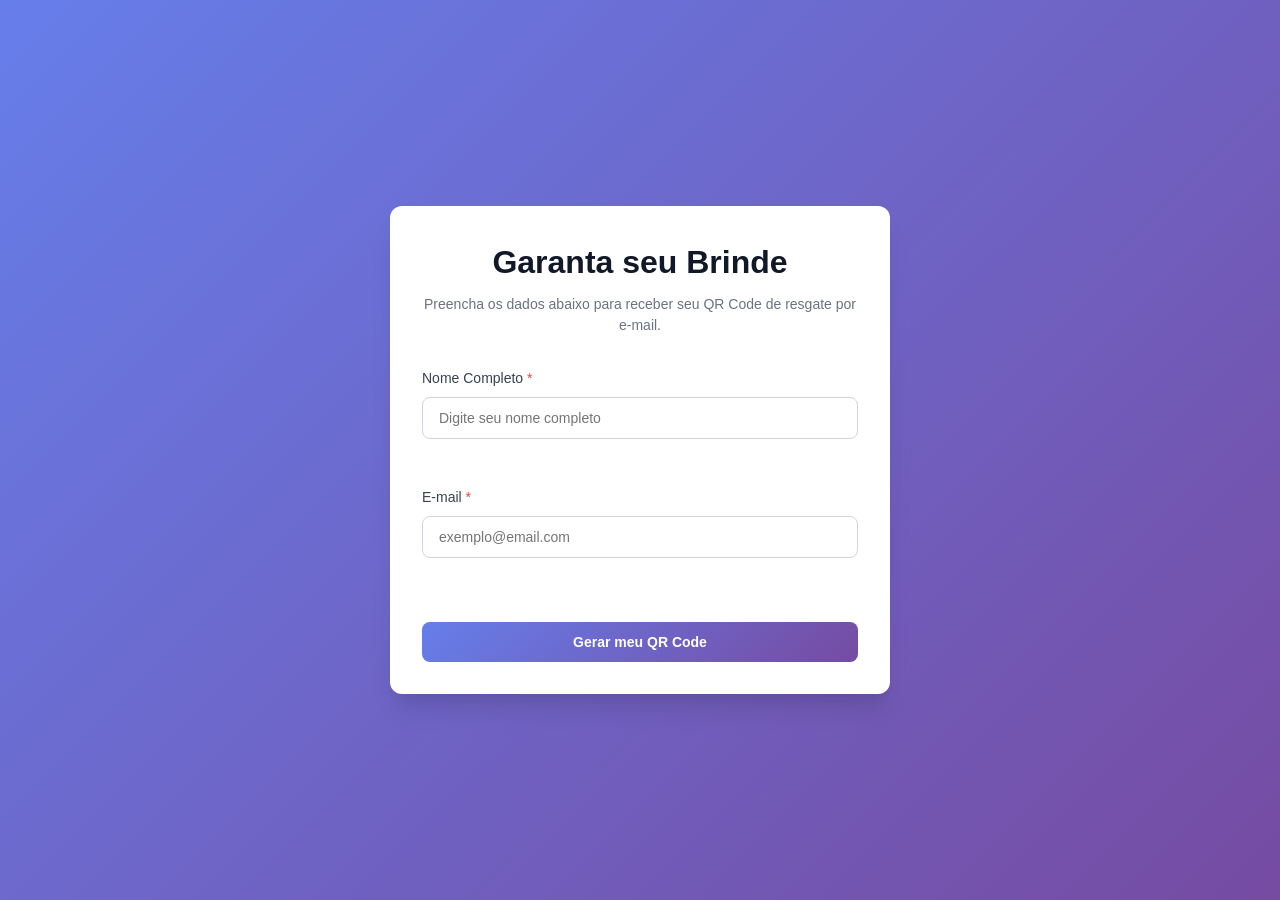
<file: src/main/resources/static/index.html>
<!DOCTYPE html>
<html lang="pt-BR">
<head>
    <meta charset="UTF-8">
    <meta name="viewport" content="width=device-width, initial-scale=1.0">
    <title>Garanta seu Brinde</title>
    <link rel="stylesheet" href="styles.css">
</head>
<body>
<div class="container">
    <div class="form-card">
        <div class="form-header">
            <h1 class="form-title">Garanta seu Brinde</h1>
            <p class="form-description">Preencha os dados abaixo para receber seu QR Code de resgate por e-mail.</p>
        </div>

        <form id="clientForm" class="form">
            <div class="form-group">
                <label for="nome" class="label">
                    Nome Completo <span class="required">*</span>
                </label>
                <input
                        type="text"
                        id="nome"
                        name="nome"
                        class="input"
                        placeholder="Digite seu nome completo"
                        required
                >
                <span class="error-message" id="nomeError"></span>
            </div>

            <div class="form-group">
                <label for="email" class="label">
                    E-mail <span class="required">*</span>
                </label>
                <input
                        type="email"
                        id="email"
                        name="email"
                        class="input"
                        placeholder="exemplo@email.com"
                        required
                >
                <span class="error-message" id="emailError"></span>
            </div>

            <div class="form-actions">
                <button type="submit" class="btn btn-primary" id="submitBtn" style="width: 100%;">
                    <span class="btn-text">Gerar meu QR Code</span>
                    <span class="spinner" id="spinner" style="display: none;"></span>
                </button>
            </div>
        </form>

        <div class="alert alert-success" id="successAlert" style="display: none;">
            <svg class="alert-icon" viewBox="0 0 24 24" fill="none" stroke="currentColor" stroke-width="2">
                <path d="M22 11.08V12a10 10 0 1 1-5.93-9.14"/>
                <polyline points="22 4 12 14.01 9 11.01"/>
            </svg>
            <span id="successMessage">Sucesso! Verifique seu e-mail para acessar o QR Code.</span>
        </div>

        <div class="alert alert-error" id="errorAlert" style="display: none;">
            <svg class="alert-icon" viewBox="0 0 24 24" fill="none" stroke="currentColor" stroke-width="2">
                <circle cx="12" cy="12" r="10"/>
                <line x1="12" y1="8" x2="12" y2="12"/>
                <line x1="12" y1="16" x2="12.01" y2="16"/>
            </svg>
            <span id="errorMessage">Erro ao gerar QR Code. Tente novamente.</span>
        </div>
    </div>
</div>

<script src="script.js"></script>
</body>
</html>
</file>
<file: src/main/resources/static/styles.css>
* {
    margin: 0;
    padding: 0;
    box-sizing: border-box;
}

body {
    font-family: -apple-system, BlinkMacSystemFont, 'Segoe UI', Roboto, 'Helvetica Neue', Arial, sans-serif;
    background: linear-gradient(135deg, #667eea 0%, #764ba2 100%);
    color: #1f2937;
    line-height: 1.5;
    min-height: 100vh;
    padding: 2rem;
    display: flex;
    align-items: center;
    justify-content: center;
}

.container {
    width: 100%;
    max-width: 500px;
}

.form-card {
    background: white;
    border-radius: 0.75rem;
    box-shadow: 0 20px 25px -5px rgba(0, 0, 0, 0.1), 0 10px 10px -5px rgba(0, 0, 0, 0.04);
    padding: 2rem;
}

.form-header {
    margin-bottom: 2rem;
    text-align: center;
}

.form-title {
    font-size: 2rem;
    font-weight: 700;
    color: #111827;
    margin-bottom: 0.5rem;
}

.form-description {
    font-size: 0.875rem;
    color: #6b7280;
}

.form {
    display: flex;
    flex-direction: column;
    gap: 1.5rem;
}

.form-group {
    display: flex;
    flex-direction: column;
    gap: 0.5rem;
}

.label {
    font-size: 0.875rem;
    font-weight: 500;
    color: #374151;
}

.required {
    color: #ef4444;
}

.input {
    width: 100%;
    padding: 0.75rem 1rem;
    border: 1px solid #d1d5db;
    border-radius: 0.5rem;
    font-size: 0.875rem;
    outline: none;
    transition: all 0.2s;
}

.input:focus {
    border-color: #667eea;
    box-shadow: 0 0 0 3px rgba(102, 126, 234, 0.1);
}

.input.error {
    border-color: #ef4444;
}

.input.error:focus {
    box-shadow: 0 0 0 3px rgba(239, 68, 68, 0.1);
}

.error-message {
    font-size: 0.75rem;
    color: #ef4444;
    min-height: 1rem;
}

.form-actions {
    display: flex;
    gap: 1rem;
    margin-top: 1rem;
}

.btn {
    flex: 1;
    display: inline-flex;
    align-items: center;
    justify-content: center;
    gap: 0.5rem;
    padding: 0.75rem 1.5rem;
    border: none;
    border-radius: 0.5rem;
    font-size: 0.875rem;
    font-weight: 600;
    cursor: pointer;
    transition: all 0.2s;
    position: relative;
}

.btn:disabled {
    opacity: 0.6;
    cursor: not-allowed;
}

.btn-primary {
    background: linear-gradient(135deg, #667eea 0%, #764ba2 100%);
    color: white;
}

.btn-primary:hover:not(:disabled) {
    transform: translateY(-1px);
    box-shadow: 0 10px 15px -3px rgba(102, 126, 234, 0.3);
}

.btn-secondary {
    background: #f3f4f6;
    color: #374151;
}

.btn-secondary:hover:not(:disabled) {
    background: #e5e7eb;
}

.spinner {
    width: 1rem;
    height: 1rem;
    border: 2px solid rgba(255, 255, 255, 0.3);
    border-top-color: white;
    border-radius: 50%;
    animation: spin 0.6s linear infinite;
}

@keyframes spin {
    to { transform: rotate(360deg); }
}

.alert {
    display: flex;
    align-items: center;
    gap: 0.75rem;
    padding: 1rem;
    border-radius: 0.5rem;
    margin-top: 1.5rem;
    font-size: 0.875rem;
}

.alert-success {
    background-color: #d1fae5;
    color: #065f46;
    border: 1px solid #6ee7b7;
}

.alert-error {
    background-color: #fee2e2;
    color: #991b1b;
    border: 1px solid #fca5a5;
}

.alert-icon {
    width: 1.25rem;
    height: 1.25rem;
    flex-shrink: 0;
}

.back-link {
    margin-top: 2rem;
    text-align: center;
}

.link {
    display: inline-flex;
    align-items: center;
    gap: 0.5rem;
    color: #667eea;
    text-decoration: none;
    font-size: 0.875rem;
    font-weight: 500;
    transition: color 0.2s;
}

.link:hover {
    color: #764ba2;
}

.icon {
    width: 1rem;
    height: 1rem;
}

/* Responsivo */
@media (max-width: 640px) {
    body {
        padding: 1rem;
    }

    .form-card {
        padding: 1.5rem;
    }

    .form-title {
        font-size: 1.5rem;
    }

    .form-actions {
        flex-direction: column;
    }
}
</file>
